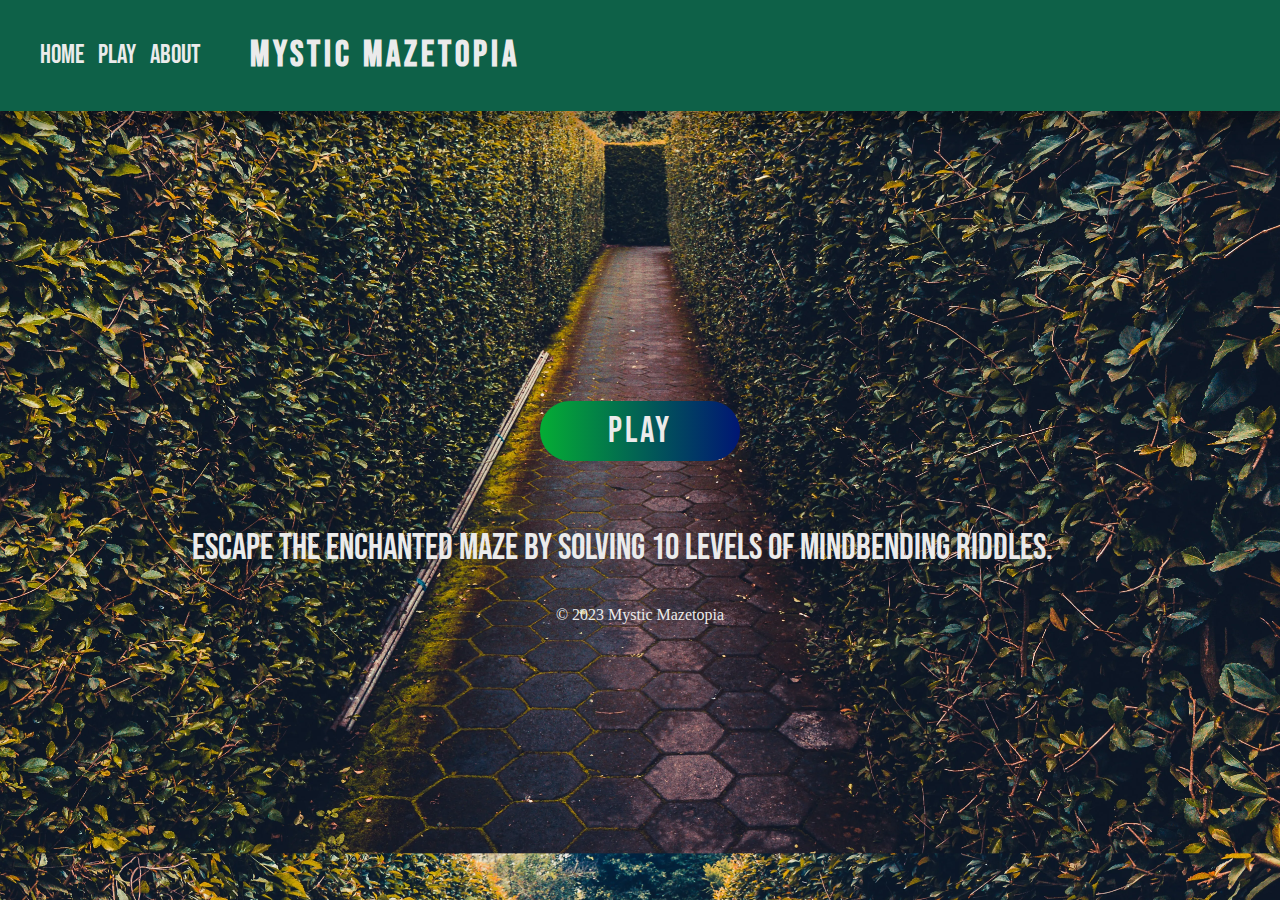
<file: index.html>
<!DOCTYPE html>
<html lang="en">
<head>
    <meta charset="UTF-8">
    <meta http-equiv="X-UA-Compatible" content="IE=edge">
    <meta name="viewport" content="width=device-width, initial-scale=1.0">
    <link rel="stylesheet" type="text/css" href="./css/styles.css">
    <title>Mystic Mazetopia</title>
</head>
<body class="splash-body">
    <header>
        <nav>
            <ul>
                <li><a href="https://camillarees.github.io/mystic-mazetopia/">Home</a></li>
                <li><a href="https://camillarees.github.io/mystic-mazetopia/game.html">Play</a></li>
                <li><a href="https://camillarees.github.io/mystic-mazetopia/about.html">About</a></li>
              </ul>
        </nav>
        <h1 id="title">Mystic Mazetopia</h1>
        
    </header>
    <main>
        <section>
            <div>
                <button id="play-button">Play</button>
            </div>
        </section>
        <section>
            <div id="game-description">
                    <p id="type">Escape the enchanted maze by solving 10 levels of mindbending riddles.</p>
            </div>
        </section>
    </main>
    <footer>
        <p>&copy; 2023 Mystic Mazetopia</p>
    </footer>
    <script src="./js/splash.js" defer></script>
</body>
</html>
</file>
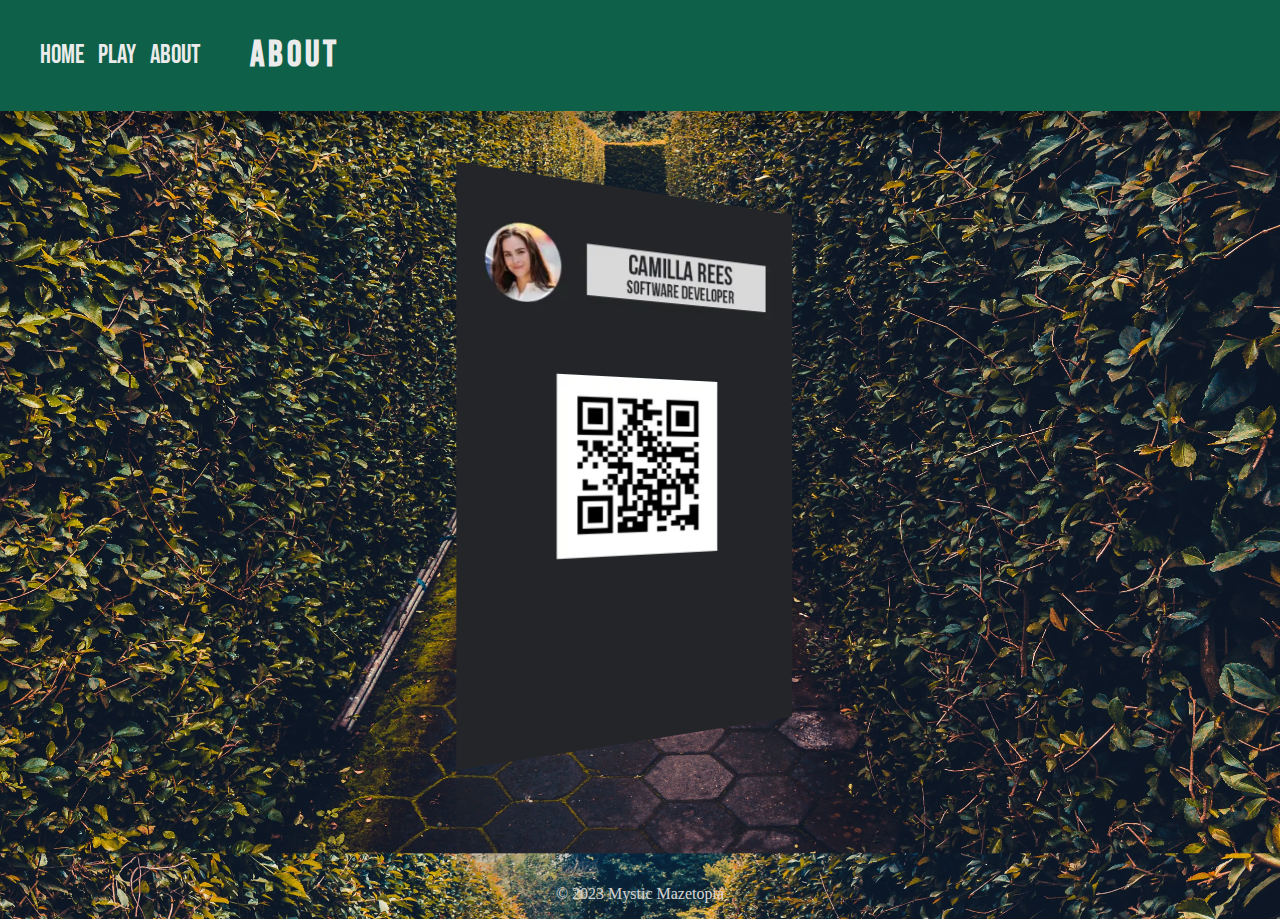
<file: about.html>
<!DOCTYPE html>
<html lang="en">

<head>
    <meta charset="UTF-8">
    <meta http-equiv="X-UA-Compatible" content="IE=edge">
    <meta name="viewport" content="width=device-width, initial-scale=1.0">
    <link rel="stylesheet" type="text/css" href="./css/styles.css">
    <title>About</title>
</head>

<body>
    <header>
        <nav>
            <ul>
                <li><a href="https://camillarees.github.io/mystic-mazetopia/">Home</a></li>
                <li><a href="https://camillarees.github.io/mystic-mazetopia/game.html">Play</a></li>
                <li><a href="https://camillarees.github.io/mystic-mazetopia/about.html">About</a></li>
              </ul>
        </nav>
        <h1 id="title">About</h1>

    </header>
    <main>
        <section id="containerSection">
            <div class="about-developer-container">
                <img id="camilla-qr" src="./assets/crQRcode.webp" alt="Camilla Rees">
            </div>
        </section>
    </main>
    <footer>
        <p>&copy; 2023 Mystic Mazetopia</p>
    </footer>
    <script src="./js/splash.js" defer></script>
</body>

</html>
</file>
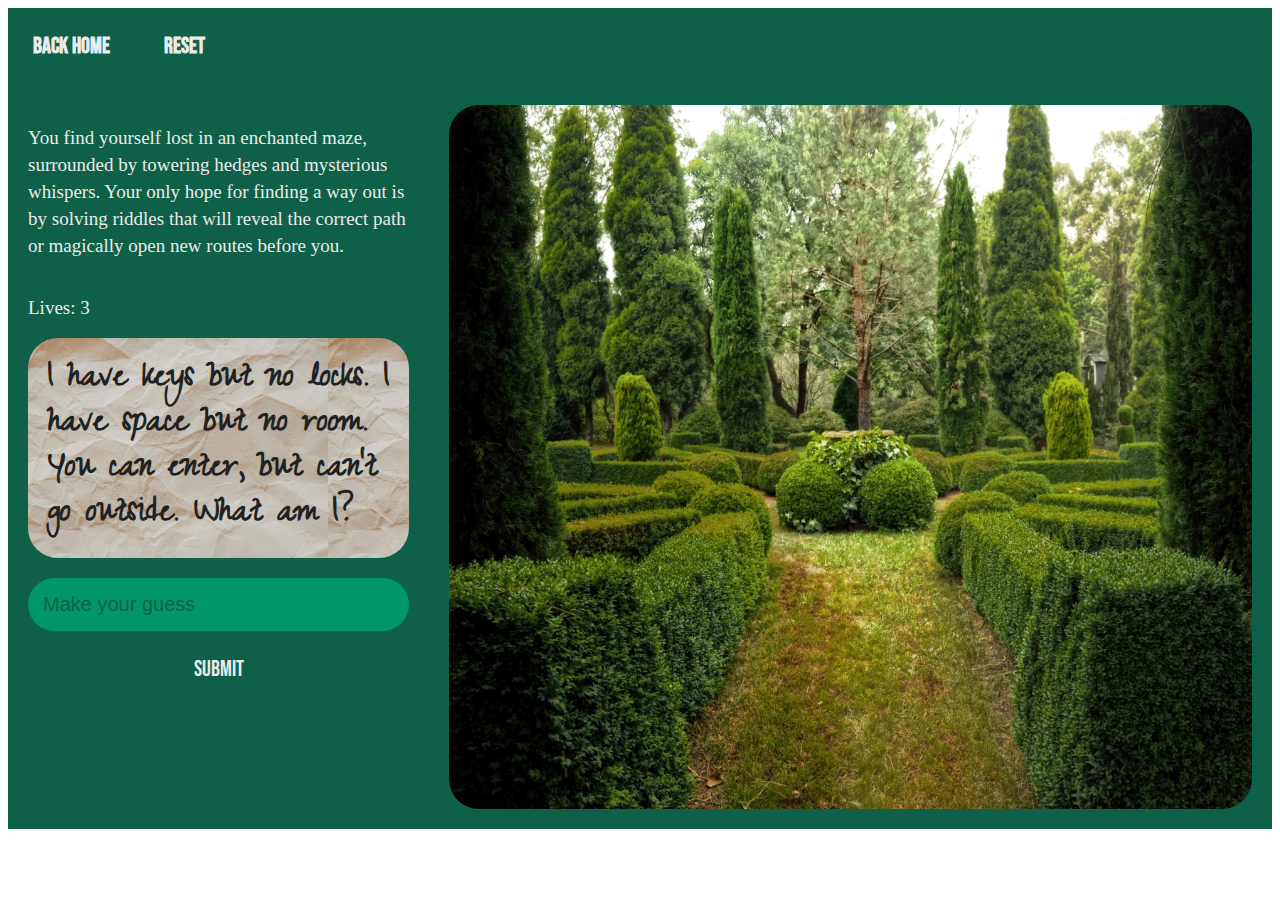
<file: game.html>
<!DOCTYPE html>
<html lang="en">
<head>
    <meta charset="UTF-8">
    <meta http-equiv="X-UA-Compatible" content="IE=edge">
    <meta name="viewport" content="width=device-width, initial-scale=1.0">
    <link rel="stylesheet" type="text/css" href="./css/game.css">
    <script src="./js/riddlebook.js" defer></script>
    <script src="./js/game.js" defer></script>
    <title>Mystic Mazetopia</title>
</head>
<body>
    <header>
        <button class="button" id="back"><strong>Back home</strong></button>
        <button class="button" id="resetButton" onclick=""><strong>Reset</strong></button>
    </header>
    <main>
        <section class="textWindow">
            <p id="lives">Lives: 3</p>
            <p id="storyText"></p>
            <div class="riddleContainer">
            <h4 id="riddle"></h4>
            </div>
            <input id="playerAnswer" type="text" placeholder="Make your guess" ></input>
            <button class="button" id="submit" onclick="">Submit</button>
        </section>
        <section class="gameWindow">
            <img id="asset" src="" alt="">
        </section>
    </main>
    <footer>
    </footer>
</body>
</html>
</file>
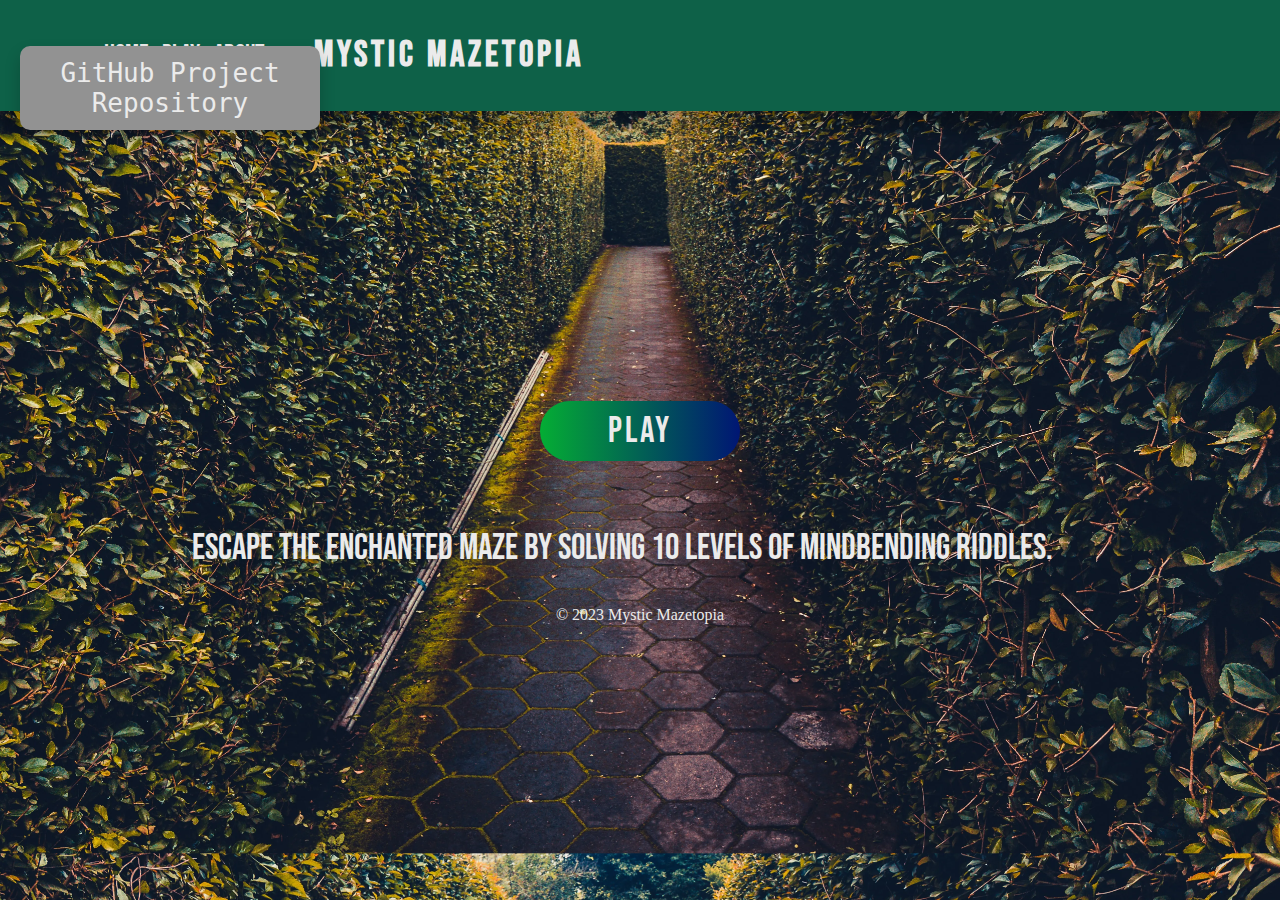
<file: html/splash.html>
<!DOCTYPE html>
<html lang="en">
<head>
    <meta charset="UTF-8">
    <meta http-equiv="X-UA-Compatible" content="IE=edge">
    <meta name="viewport" content="width=device-width, initial-scale=1.0">
    <link rel="stylesheet" type="text/css" href="../css/styles.css">
    <script src="../js/splash.js" defer></script>
    <title>Mystic Mazetopia</title>
</head>
<body class="splash-body">
    <header>
        <div id="dropdown">
            <button class="drop"><i class="fa-solid fa-circle-chevron-down"></i></button>
            <div class="menu-content">
                <a href="https://github.com/camillarees/mystic-mazetopia/blob/main/README.md" target="_blank" rel="noopener noreferrer"><i class="fa-brands fa-github"></i> GitHub Project Repository</a>
            </div>
        </div>
        <nav>
            <ul>
                <li><a href="#">Home</a></li>
                <li><a href="#">Play</a></li>
                <li><a href="#">About</a></li>
              </ul>
        </nav>
        <h1 id="title">Mystic Mazetopia</h1>
        
    </header>
    <main>
        <section>
            <div>
                <button id="play-button">Play</button>
            </div>
        </section>
        <section>
            <div id="game-description">
                    <p id="type">Escape the enchanted maze by solving 10 levels of mindbending riddles.</p>
            </div>
        </section>
    </main>
    <footer>
        <p>&copy; 2023 Mystic Mazetopia</p>
    </footer>
</body>
</html>
</file>
<file: css/styles.css>
@import url('https://fonts.googleapis.com/css2?family=Bebas+Neue&display=swap');
* {
    box-sizing: border-box;
}
body {
    margin: 0;
    padding: 0;  
}
header {
    display: flex;
    width: 100%;
    margin: 0;
    padding: 0;
    background-color: #0e6148;
    box-shadow: 8px 8px 16px 8px rgba(0, 0, 0, 0.295);
    text-align: center;
}
header > h1 {
    font-family: 'Bebas Neue', cursive;
    letter-spacing: 4px;
    font-size: 36px;
    color: #ebebeb;
    align-self: center;
}
.drop{
    display: inline-block;
    color: #ebebeb;
    background-color: #0d0d0d00;
    border-radius: 10px;
    border-color: #ffffff00;
    font-size: 24px;
    padding: 10px;
}
.drop:hover {
    color: #b9b9b9;
}
#dropdown{
    position: relative;
    display: inline-block;
    padding: 20px;
}
#dropdown:hover .menu-content{
    visibility: visible;
}

nav {
    padding: 40px;
  }
  
  ul {
    list-style-type: none;
    margin: 0;
    padding: 0;
  }
  
  li {
    display: inline;
    margin-right: 10px;
  }
  
  a {
    font-family: 'Bebas Neue', cursive;
    font-size: 26px;
    text-decoration: none;
    color: #ebebeb;
  }
  
  a:hover {
    color: rgb(5, 168, 121);
  }

.menu-content{
    visibility: hidden;
    position: absolute;
    border-radius: 10px;
    box-shadow: 0px 8px 16px 0px rgba(0,0,0,0.2);
    z-index: 1;
}
.menu-content a{
    color: #ebebeb;
    padding: 12px 16px;
    text-decoration: none;
    display: block;
    font-family: Andale Mono, monospace;
}
.menu-content {
    width: 300px;
    background-color: #929292;
}

.menu-content a:hover {
    text-decoration: underline;
}
body {
    background-image: url(../assets/splash.webp);
    background-size: 100%;
}

#play-button {
    margin-top: 20rem;
    display: block;
    transform: translate(-50%, -50%);
    width: 200px;
    height: 60px;
    text-align: center;
    
    color: #ebebeb;
    font-size: 36px;
    text-transform: uppercase;
    text-decoration: none;
    letter-spacing: 3px;;
    font-family: 'Bebas Neue', cursive;
    
    background: linear-gradient(90deg, rgb(4, 173, 52), rgb(0, 22, 116), rgb(6, 87, 237), rgb(5, 179, 210), rgb(4, 173, 52));
    background-size: 400%;
    border-radius: 30px;
    margin-left: 50%;
    
    border: none;
  }
#play-button:hover {
    animation: animate 8s linear infinite;
}
@keyframes animate {
    0% {
        background-position: 0%;
}
    100% {
        background-position: 400%;
}
}
 #play-button:before {
    background: linear-gradient(45deg, #f15523, #ef3224, #7c3697);
    background-size: 400%;
    border: none;
    transition: 0.5%;
  }
#play-button:hover:before {
    filter: blur(20px);
    opacity: 1;
    animation: animate 8s linear infinite;
  }

#game-description {
    display: block;
    max-width: 70%;
    margin-left: auto;
    margin-right: auto;
}
#type {
    font-family: 'Bebas Neue', cursive;
    font-size: 36px;
    color: #ebebeb; 
}


.about-developer-container > img {
    display: flex;
    justify-content: center;
    align-items: center;
    max-width: 1200px;
    max-height: 550px;
    margin-left: auto;
    margin-right: auto;
    -webkit-box-reflect:below 2px linear-gradient(transparent, transparent, #0004);
    transform:perspective(800px) rotateY(25deg);
    transition:0.5s;
}

#containerSection {
    padding-top: 5rem;
    padding-bottom: 8rem;
}
.about-developer-container {
    display: block;
    max-width:1200px;
    max-height:550px;
    margin-left: auto;
    margin-right: auto;
}
.about-developer-container:hover img {
    opacity:0.3;
}
.about-developer-container img:hover {
    transform:perspective(800px) rotateY(0deg);
    opacity:1;
}
footer > p {
    text-align: center;
    color: #ebebeb;
}
</file>
<file: css/game.css>
@import url('https://fonts.googleapis.com/css2?family=Bebas+Neue&display=swap');
@import url('https://fonts.googleapis.com/css2?family=Aboreto&family=Questrial&family=Righteous&family=Shrikhand&family=Zeyada&display=swap');

header {
    background-color: #0e6148; 
}

.button {
    margin: 10px;
    border: none;
    padding: 15px;
    border-radius: 30px;
    font-family: 'Bebas Neue', cursive;
    font-size: 22px;
    color: #ebebeb;
    background-color: #0e6148;

}

main {
    display: flex;
    background-color:#0e6148;
}

.gameWindow {
    width: calc(66.67% - 40px);
    margin: 20px;
    display: flex;
    justify-content: start;
    align-items: center;
}

#asset {
    border-radius: 30px;
    max-height: 100%;
    max-width: 100%;
}

.textWindow {
    width: calc(33.33% - 40px);
    margin: 20px;
    display: flex;
    flex-direction: column;
    justify-content: start;
}

#storyText {
    line-height: 27px;
    order: -1;
}


p {
 color: #ebebeb;
 font-size: 19px;
}

.riddleContainer {
    background-image: url(../assets/riddle.webp);
    background-size: 300px;
    padding: none;
    margin-bottom: 20px;
    border-radius: 30px;
}

h4 {
    color: #212121;
    font-family: 'Zeyada', cursive;
    font-size: 40px;
    line-height: 45px;
    margin: 10px;
    padding: 10px;
}


input {
    margin: none;
    padding: 15px;
    border: none;
    border-radius: 30px;
    font-size: 20px;
    background-color: #009669;
}

input:hover {
    background-color: #01c48a;
}

input::placeholder {
    color: #0e6148;
}
</file>
